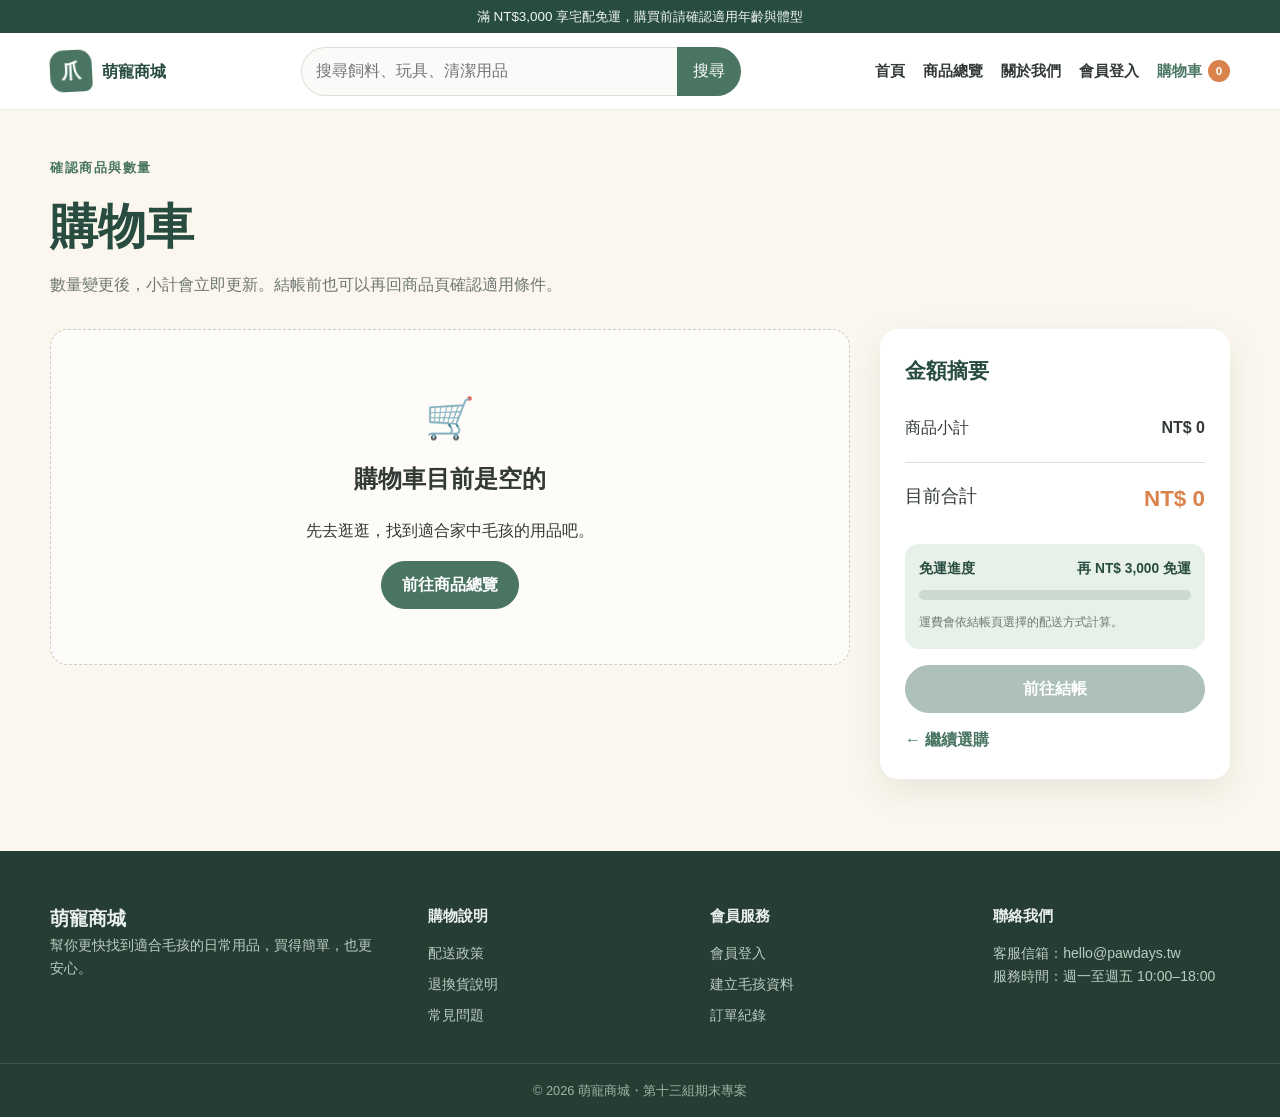
<file: cart.html>
<!DOCTYPE html>
<html lang="zh-Hant">
<head>
    <meta charset="UTF-8">
    <meta name="viewport" content="width=device-width, initial-scale=1.0">
    <title>購物車｜萌寵商城</title>
    <link rel="stylesheet" href="css/style.css">
</head>
<body>
    <div class="top-note">滿 NT$3,000 享宅配免運，購買前請確認適用年齡與體型</div>
    <header class="site-header">
        <div class="container header-inner">
            <a class="brand" href="index.html"><span class="brand-mark">爪</span><span class="brand-copy">萌寵商城</span></a>
            <form class="global-search-form" role="search"><input type="search" placeholder="搜尋飼料、玩具、清潔用品" aria-label="搜尋商品"><button type="submit">搜尋</button></form>
            <button class="menu-toggle" type="button" aria-label="開啟導覽選單" aria-expanded="false">☰</button>
            <nav class="nav-links" aria-label="主要導覽">
                <a href="index.html">首頁</a><a href="products.html">商品總覽</a><a href="about.html">關於我們</a><a data-member-link href="login.html">會員登入</a><a class="cart-link active" href="cart.html">購物車 <span class="cart-count" data-cart-count>0</span></a>
            </nav>
        </div>
    </header>

    <main class="page-main">
        <div class="container">
            <div class="page-header"><span class="eyebrow">確認商品與數量</span><h1>購物車</h1><p>數量變更後，小計會立即更新。結帳前也可以再回商品頁確認適用條件。</p></div>
            <div class="cart-layout">
                <section class="cart-list" id="cart-items-container"></section>
                <aside class="summary-card">
                    <h2>金額摘要</h2>
                    <div class="summary-line"><span>商品小計</span><strong>NT$ <span id="cart-subtotal">0</span></strong></div>
                    <div class="summary-line total"><span>目前合計</span><strong>NT$ <span id="cart-total">0</span></strong></div>
                    <div class="shipping-progress" aria-label="免運進度">
                        <div class="shipping-progress-head">
                            <span>免運進度</span>
                            <strong id="shipping-progress-text">滿 NT$3,000 免運</strong>
                        </div>
                        <div class="shipping-progress-track"><span id="shipping-progress-bar"></span></div>
                        <small>運費會依結帳頁選擇的配送方式計算。</small>
                    </div>
                    <a class="btn btn-block" id="go-checkout" href="checkout.html">前往結帳</a>
                    <a class="text-link" href="products.html">← 繼續選購</a>
                </aside>
            </div>
        </div>
    </main>

    <footer class="site-footer">
        <div class="container footer-grid">
            <div><div class="footer-brand">萌寵商城</div><p>幫你更快找到適合毛孩的日常用品，買得簡單，也更安心。</p></div>
            <div><h3>購物說明</h3><div class="footer-links"><a href="about.html#delivery">配送政策</a><a href="about.html#return-policy">退換貨說明</a><a href="about.html#faq">常見問題</a></div></div>
            <div><h3>會員服務</h3><div class="footer-links"><a href="login.html">會員登入</a><a href="register.html">建立毛孩資料</a><a href="member.html">訂單紀錄</a></div></div>
            <div><h3>聯絡我們</h3><p>客服信箱：hello@pawdays.tw<br>服務時間：週一至週五 10:00–18:00</p></div>
        </div>
        <div class="footer-bottom">© 2026 萌寵商城・第十三組期末專案</div>
    </footer>
    <script src="js/main.js"></script>
</body>
</html>
</file>
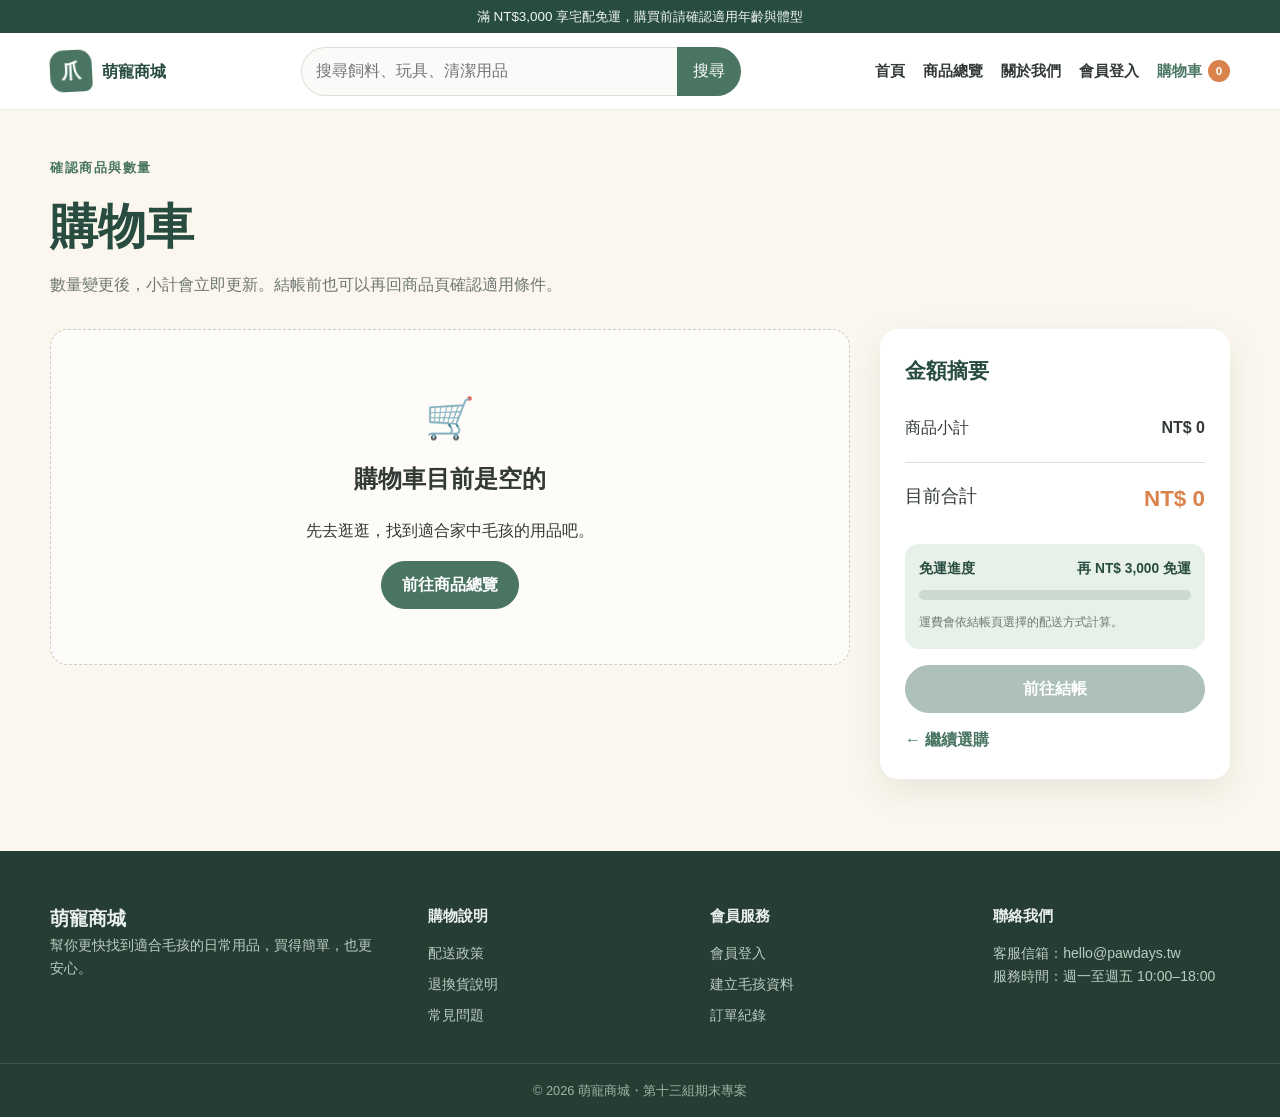
<file: checkout.html>
<!DOCTYPE html>
<html lang="zh-Hant">
<head>
    <meta charset="UTF-8">
    <meta name="viewport" content="width=device-width, initial-scale=1.0">
    <title>結帳｜萌寵商城</title>
    <link rel="stylesheet" href="css/style.css">
</head>
<body>
    <div class="top-note">滿 NT$3,000 享宅配免運，購買前請確認適用年齡與體型</div>
    <header class="site-header">
        <div class="container header-inner">
            <a class="brand" href="index.html"><span class="brand-mark">爪</span><span class="brand-copy">萌寵商城</span></a>
            <form class="global-search-form" role="search"><input type="search" placeholder="搜尋飼料、玩具、清潔用品" aria-label="搜尋商品"><button type="submit">搜尋</button></form>
            <button class="menu-toggle" type="button" aria-label="開啟導覽選單" aria-expanded="false">☰</button>
            <nav class="nav-links" aria-label="主要導覽"><a href="index.html">首頁</a><a href="products.html">商品總覽</a><a href="about.html">關於我們</a><a data-member-link href="login.html">會員登入</a><a class="cart-link active" href="cart.html">購物車 <span class="cart-count" data-cart-count>0</span></a></nav>
        </div>
    </header>
    <main class="page-main">
        <div class="container">
            <div class="page-header"><span class="eyebrow">最後確認</span><h1>結帳資料</h1><p>送出訂單前請確認收件資料、配送方式與付款方式，完成後可在會員中心查看訂單紀錄。</p></div>
            <div class="checkout-layout">
                <form class="checkout-form-card" id="checkout-form">
                    <h2>收件資料</h2>
                    <div class="form-row">
                        <div class="form-group"><label for="receiver-name">收件人姓名</label><input id="receiver-name" type="text" required></div>
                        <div class="form-group"><label for="receiver-phone">電話</label><input id="receiver-phone" type="tel" required></div>
                    </div>
                    <div class="form-group"><label for="receiver-email">電子信箱</label><input id="receiver-email" type="email" required></div>
                    <div class="form-group"><label for="receiver-address">地址</label><input id="receiver-address" type="text" required></div>
                    <h2>配送與付款</h2>
                    <div class="form-row">
                        <div class="form-group"><label for="shipping-method">配送方式</label><select id="shipping-method"><option value="home">宅配（NT$100）</option><option value="store">超商取貨（NT$65）</option></select></div>
                        <div class="form-group"><label for="payment-method">付款方式</label><select id="payment-method"><option value="信用卡">信用卡</option><option value="貨到付款">貨到付款</option></select></div>
                    </div>
                    <div class="credit-fields" id="credit-card-fields">
                        <div class="form-group"><label for="card-number">信用卡號</label><input id="card-number" type="text" inputmode="numeric" placeholder="0000 0000 0000 0000" required></div>
                        <div class="form-row"><div class="form-group"><label for="card-expiry">有效期限</label><input id="card-expiry" type="text" placeholder="MM/YY" required></div><div class="form-group"><label for="card-cvc">安全碼</label><input id="card-cvc" type="text" inputmode="numeric" placeholder="CVC" required></div></div>
                    </div>
                    <button class="btn btn-block" type="submit">確認送出訂單</button>
                </form>
                <aside class="summary-card">
                    <h2>訂單摘要</h2>
                    <div id="checkout-items"></div>
                    <div class="summary-line"><span>商品小計</span><strong>NT$ <span id="checkout-subtotal">0</span></strong></div>
                    <div class="summary-line"><span>運費</span><strong>NT$ <span id="checkout-shipping">0</span></strong></div>
                    <div class="summary-line total"><span>總金額</span><strong>NT$ <span id="checkout-total">0</span></strong></div>
                </aside>
            </div>
        </div>
    </main>
    <footer class="site-footer">
        <div class="container footer-grid">
            <div><div class="footer-brand">萌寵商城</div><p>幫你更快找到適合毛孩的日常用品，買得簡單，也更安心。</p></div>
            <div><h3>購物說明</h3><div class="footer-links"><a href="about.html#delivery">配送政策</a><a href="about.html#return-policy">退換貨說明</a><a href="about.html#faq">常見問題</a></div></div>
            <div><h3>會員服務</h3><div class="footer-links"><a href="login.html">會員登入</a><a href="register.html">建立毛孩資料</a><a href="member.html">訂單紀錄</a></div></div>
            <div><h3>聯絡我們</h3><p>客服信箱：hello@pawdays.tw<br>服務時間：週一至週五 10:00–18:00</p></div>
        </div>
        <div class="footer-bottom">© 2026 萌寵商城・第十三組期末專案</div>
    </footer>
    <script src="js/main.js"></script>
</body>
</html>
</file>
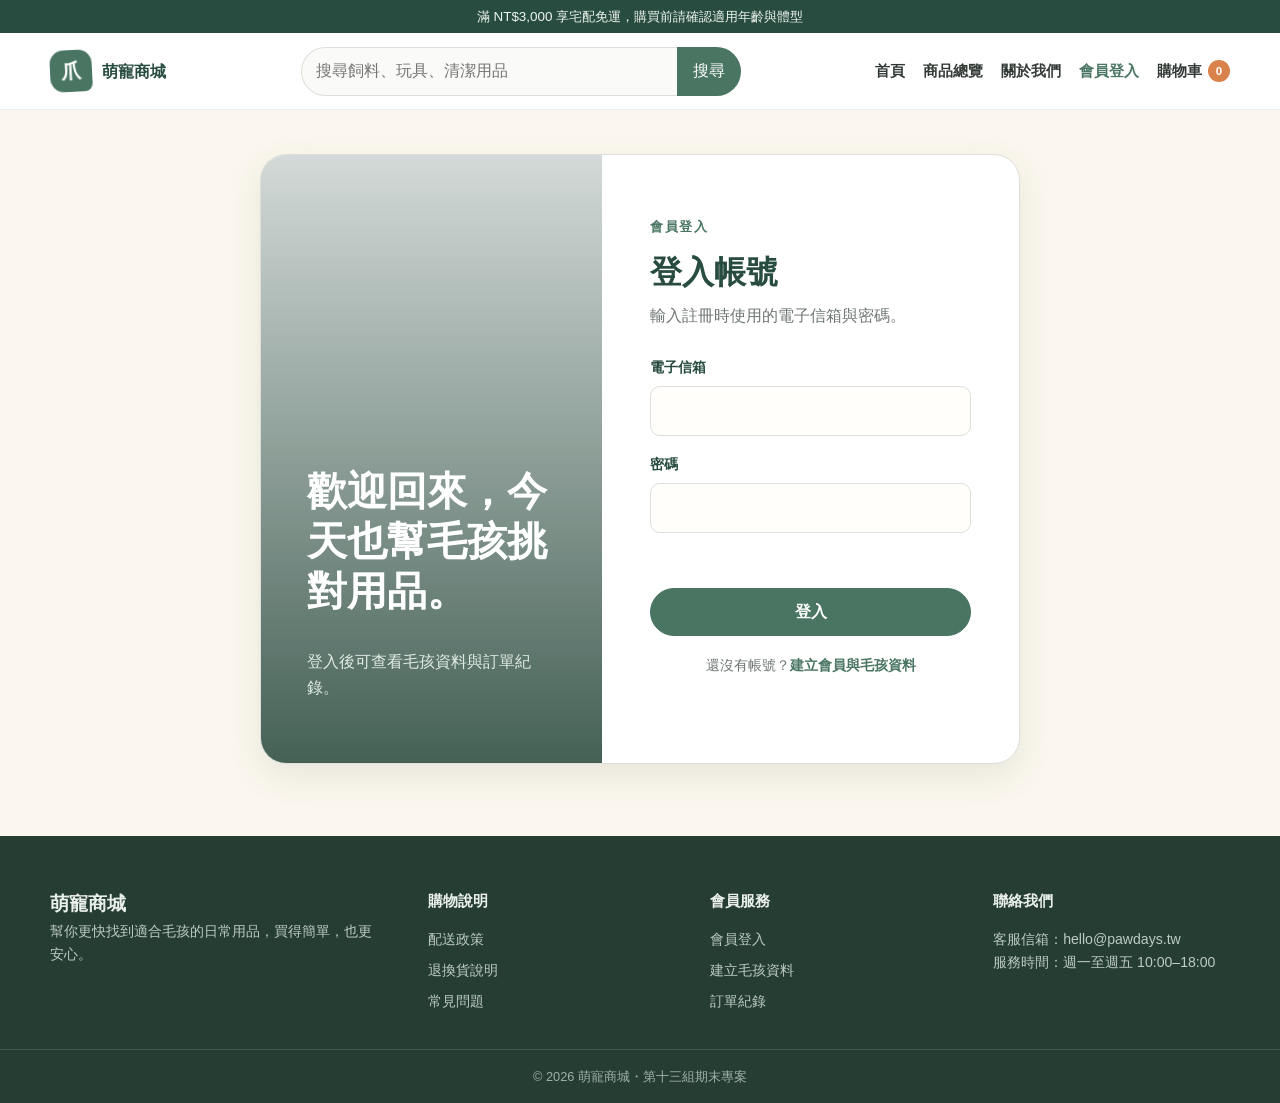
<file: login.html>
<!DOCTYPE html>
<html lang="zh-Hant">
<head>
    <meta charset="UTF-8">
    <meta name="viewport" content="width=device-width, initial-scale=1.0">
    <title>會員登入｜萌寵商城</title>
    <link rel="stylesheet" href="css/style.css">
</head>
<body>
    <div class="top-note">滿 NT$3,000 享宅配免運，購買前請確認適用年齡與體型</div>
    <header class="site-header">
        <div class="container header-inner">
            <a class="brand" href="index.html"><span class="brand-mark">爪</span><span class="brand-copy">萌寵商城</span></a>
            <form class="global-search-form" role="search"><input type="search" placeholder="搜尋飼料、玩具、清潔用品" aria-label="搜尋商品"><button type="submit">搜尋</button></form>
            <button class="menu-toggle" type="button" aria-label="開啟導覽選單" aria-expanded="false">☰</button>
            <nav class="nav-links" aria-label="主要導覽"><a href="index.html">首頁</a><a href="products.html">商品總覽</a><a href="about.html">關於我們</a><a class="active" data-member-link href="login.html">會員登入</a><a class="cart-link" href="cart.html">購物車 <span class="cart-count" data-cart-count>0</span></a></nav>
        </div>
    </header>
    <main class="page-main">
        <div class="narrow-container form-shell auth-layout">
            <section class="auth-side"><h1>歡迎回來，今天也幫毛孩挑對用品。</h1><p>登入後可查看毛孩資料與訂單紀錄。</p></section>
            <section class="auth-form">
                <span class="eyebrow">會員登入</span><h2>登入帳號</h2><p>輸入註冊時使用的電子信箱與密碼。</p>
                <form id="login-form">
                    <div class="form-group"><label for="login-email">電子信箱</label><input id="login-email" type="email" autocomplete="email" required></div>
                    <div class="form-group"><label for="login-password">密碼</label><input id="login-password" type="password" autocomplete="current-password" required></div>
                    <p class="form-message" id="login-message"></p>
                    <button class="btn btn-block" type="submit">登入</button>
                </form>
                <p class="auth-switch">還沒有帳號？<a class="text-link" href="register.html">建立會員與毛孩資料</a></p>
            </section>
        </div>
    </main>
    <footer class="site-footer">
        <div class="container footer-grid">
            <div><div class="footer-brand">萌寵商城</div><p>幫你更快找到適合毛孩的日常用品，買得簡單，也更安心。</p></div>
            <div><h3>購物說明</h3><div class="footer-links"><a href="about.html#delivery">配送政策</a><a href="about.html#return-policy">退換貨說明</a><a href="about.html#faq">常見問題</a></div></div>
            <div><h3>會員服務</h3><div class="footer-links"><a href="login.html">會員登入</a><a href="register.html">建立毛孩資料</a><a href="member.html">訂單紀錄</a></div></div>
            <div><h3>聯絡我們</h3><p>客服信箱：hello@pawdays.tw<br>服務時間：週一至週五 10:00–18:00</p></div>
        </div>
        <div class="footer-bottom">© 2026 萌寵商城・第十三組期末專案</div>
    </footer>
    <script src="js/main.js"></script>
    <script src="js/member.js"></script>
</body>
</html>
</file>
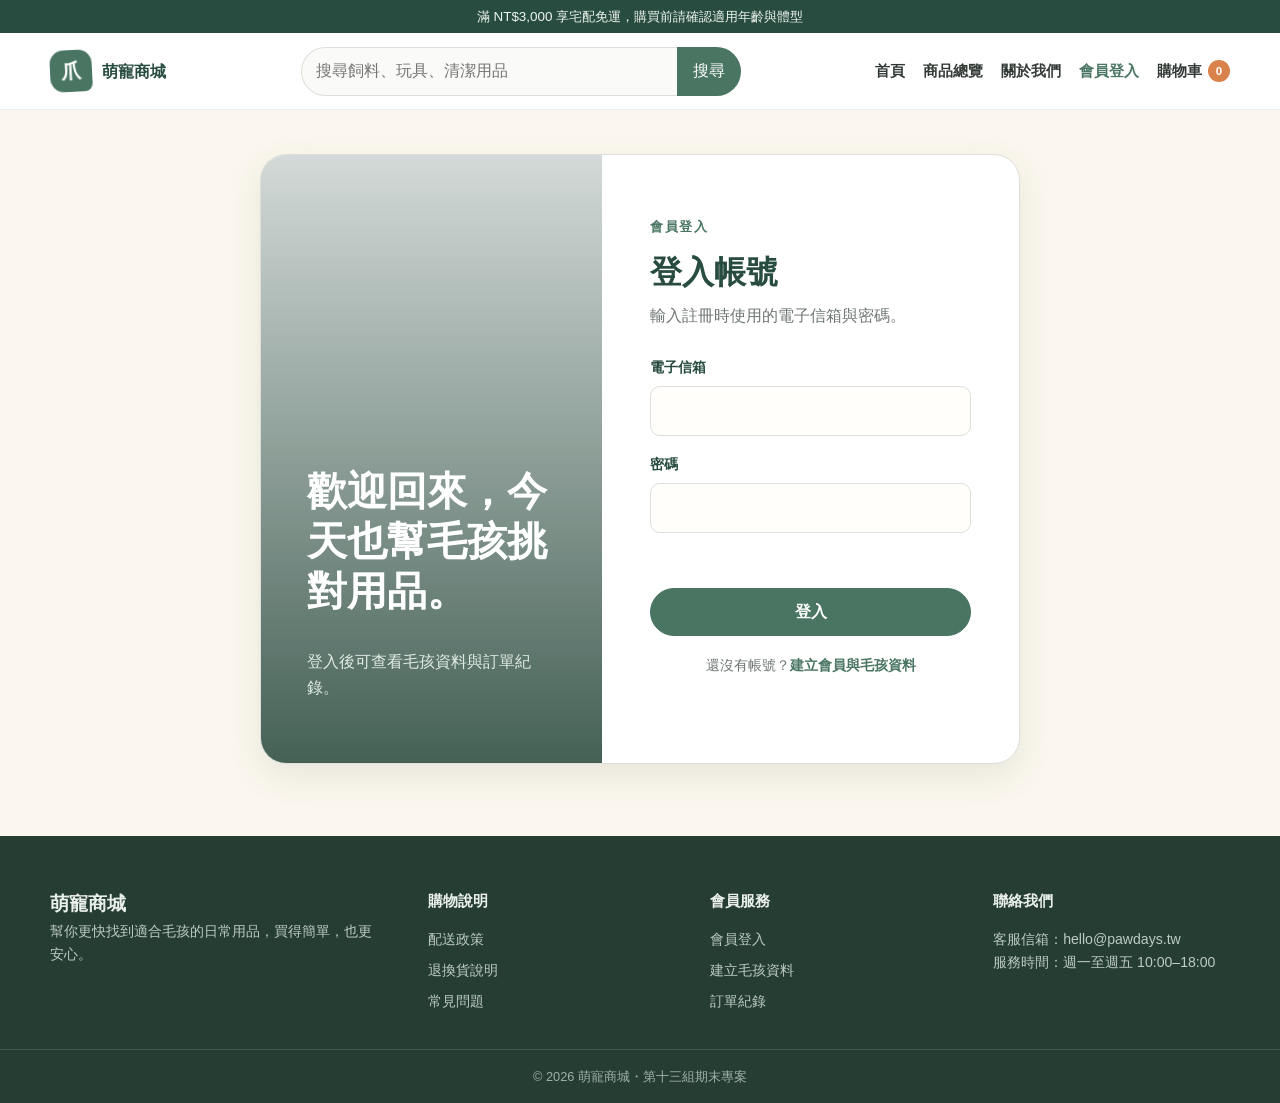
<file: member.html>
<!DOCTYPE html>
<html lang="zh-Hant">
<head>
    <meta charset="UTF-8">
    <meta name="viewport" content="width=device-width, initial-scale=1.0">
    <title>會員中心｜萌寵商城</title>
    <link rel="stylesheet" href="css/style.css">
</head>
<body>
    <div class="top-note">滿 NT$3,000 享宅配免運，購買前請確認適用年齡與體型</div>
    <header class="site-header">
        <div class="container header-inner">
            <a class="brand" href="index.html"><span class="brand-mark">爪</span><span class="brand-copy">萌寵商城</span></a>
            <form class="global-search-form" role="search"><input type="search" placeholder="搜尋飼料、玩具、清潔用品" aria-label="搜尋商品"><button type="submit">搜尋</button></form>
            <button class="menu-toggle" type="button" aria-label="開啟導覽選單" aria-expanded="false">☰</button>
            <nav class="nav-links" aria-label="主要導覽">
                <a href="index.html">首頁</a><a href="products.html">商品總覽</a><a href="about.html">關於我們</a><a class="active" data-member-link href="member.html">會員中心</a><a class="cart-link" href="cart.html">購物車 <span class="cart-count" data-cart-count>0</span></a>
            </nav>
        </div>
    </header>

    <main class="page-main" id="member-dashboard">
        <div class="container">
            <section class="member-hero">
                <div><span class="eyebrow">會員中心</span><h1>您好，<span id="member-name"></span></h1><p id="member-email"></p></div>
                <button class="btn btn-secondary" id="logout-button" type="button">登出</button>
            </section>
            <div class="member-grid">
                <section class="member-card">
                    <h2>我的寵物資料</h2>
                    <form id="pet-edit-form">
                        <div class="form-row">
                            <div class="form-group"><label for="edit-pet-type">寵物種類</label><select id="edit-pet-type" required><option value="狗">狗</option><option value="貓">貓</option><option value="倉鼠">倉鼠</option><option value="兔子">兔子</option></select></div>
                            <div class="form-group"><label for="edit-pet-breed">品種</label><input id="edit-pet-breed" type="text" placeholder="例如：米克斯"></div>
                        </div>
                        <div class="form-row">
                            <div class="form-group"><label for="edit-pet-age">年齡階段</label><select id="edit-pet-age" required><option value="幼年">幼年</option><option value="成年">成年</option><option value="高齡">高齡</option></select></div>
                            <div class="form-group"><label for="edit-pet-size">體型</label><select id="edit-pet-size" required><option value="小型">小型</option><option value="中型">中型</option><option value="大型">大型</option></select></div>
                        </div>
                        <div class="form-group">
                            <span class="form-label">健康需求</span>
                            <div class="checkbox-grid">
                                <label class="check-chip"><input type="checkbox" name="edit-health" value="腸胃敏感"><span>腸胃敏感</span></label>
                                <label class="check-chip"><input type="checkbox" name="edit-health" value="皮毛保養"><span>皮毛保養</span></label>
                                <label class="check-chip"><input type="checkbox" name="edit-health" value="關節保養"><span>關節保養</span></label>
                                <label class="check-chip"><input type="checkbox" name="edit-health" value="體重管理"><span>體重管理</span></label>
                            </div>
                        </div>
                        <div class="form-group"><label for="edit-allergy">過敏資訊</label><input id="edit-allergy" type="text" placeholder="例如：雞肉、魚類；沒有則可留空"></div>
                        <p class="form-message" id="pet-edit-message"></p>
                        <button class="btn" type="submit">儲存資料</button>
                    </form>
                </section>
                <section class="member-card">
                    <h2>最近訂單</h2>
                    <div id="member-order-list"></div>
                </section>
                <section class="member-card">
                    <h2>我的評價紀錄</h2>
                    <div id="member-review-list"></div>
                </section>
            </div>
        </div>
    </main>

    <footer class="site-footer">
        <div class="container footer-grid">
            <div><div class="footer-brand">萌寵商城</div><p>幫你更快找到適合毛孩的日常用品，買得簡單，也更安心。</p></div>
            <div><h3>購物說明</h3><div class="footer-links"><a href="about.html#delivery">配送政策</a><a href="about.html#return-policy">退換貨說明</a><a href="about.html#faq">常見問題</a></div></div>
            <div><h3>會員服務</h3><div class="footer-links"><a href="login.html">會員登入</a><a href="register.html">建立毛孩資料</a><a href="member.html">訂單紀錄</a></div></div>
            <div><h3>聯絡我們</h3><p>客服信箱：hello@pawdays.tw<br>服務時間：週一至週五 10:00–18:00</p></div>
        </div>
        <div class="footer-bottom">© 2026 萌寵商城・第十三組期末專案</div>
    </footer>
    <script src="js/main.js"></script>
    <script src="js/member.js"></script>
</body>
</html>
</file>
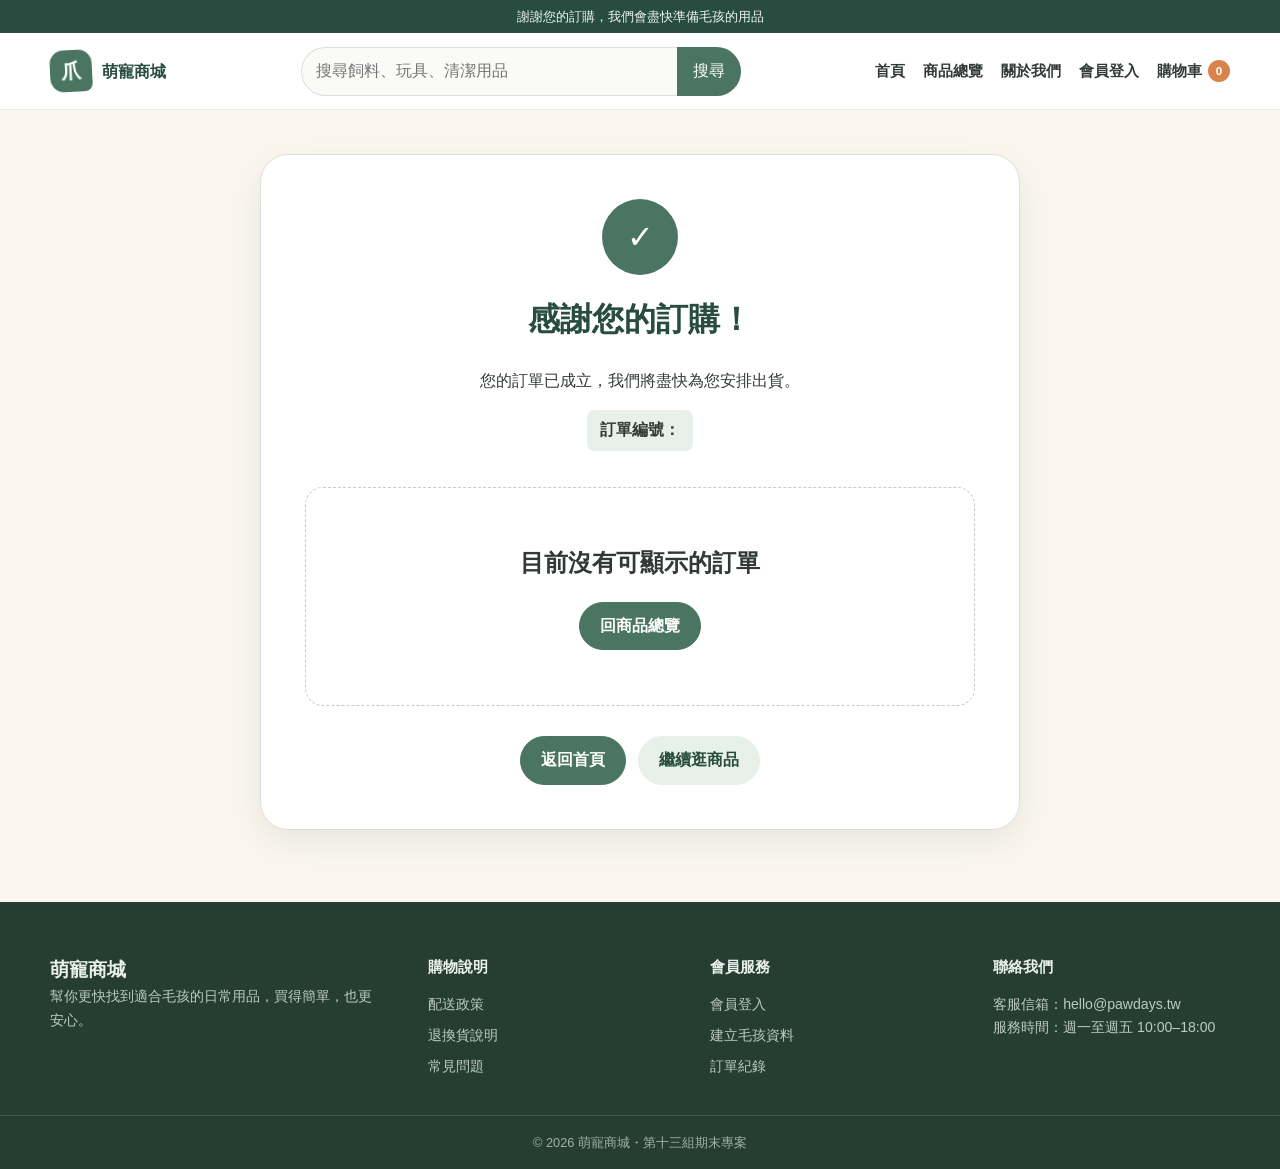
<file: order-success.html>
<!DOCTYPE html>
<html lang="zh-Hant">
<head>
    <meta charset="UTF-8">
    <meta name="viewport" content="width=device-width, initial-scale=1.0">
    <title>訂單成立｜萌寵商城</title>
    <link rel="stylesheet" href="css/style.css">
</head>
<body>
    <div class="top-note">謝謝您的訂購，我們會盡快準備毛孩的用品</div>
    <header class="site-header">
        <div class="container header-inner">
            <a class="brand" href="index.html"><span class="brand-mark">爪</span><span class="brand-copy">萌寵商城</span></a>
            <form class="global-search-form" role="search"><input type="search" placeholder="搜尋飼料、玩具、清潔用品" aria-label="搜尋商品"><button type="submit">搜尋</button></form>
            <button class="menu-toggle" type="button" aria-label="開啟導覽選單" aria-expanded="false">☰</button>
            <nav class="nav-links" aria-label="主要導覽"><a href="index.html">首頁</a><a href="products.html">商品總覽</a><a href="about.html">關於我們</a><a data-member-link href="login.html">會員登入</a><a class="cart-link" href="cart.html">購物車 <span class="cart-count" data-cart-count>0</span></a></nav>
        </div>
    </header>
    <main class="page-main">
        <div class="narrow-container success-card">
            <div class="success-heading">
                <div class="success-icon">✓</div>
                <h1>感謝您的訂購！</h1>
                <p>您的訂單已成立，我們將盡快為您安排出貨。</p>
                <span class="order-number">訂單編號：<span id="success-order-id"></span></span>
            </div>
            <div id="order-success-detail"></div>
            <div class="success-actions"><a class="btn" href="index.html">返回首頁</a><a class="btn btn-secondary" href="products.html">繼續逛商品</a></div>
        </div>
    </main>
    <footer class="site-footer">
        <div class="container footer-grid">
            <div><div class="footer-brand">萌寵商城</div><p>幫你更快找到適合毛孩的日常用品，買得簡單，也更安心。</p></div>
            <div><h3>購物說明</h3><div class="footer-links"><a href="about.html#delivery">配送政策</a><a href="about.html#return-policy">退換貨說明</a><a href="about.html#faq">常見問題</a></div></div>
            <div><h3>會員服務</h3><div class="footer-links"><a href="login.html">會員登入</a><a href="register.html">建立毛孩資料</a><a href="member.html">訂單紀錄</a></div></div>
            <div><h3>聯絡我們</h3><p>客服信箱：hello@pawdays.tw<br>服務時間：週一至週五 10:00–18:00</p></div>
        </div>
        <div class="footer-bottom">© 2026 萌寵商城・第十三組期末專案</div>
    </footer>
    <script src="js/main.js"></script>
</body>
</html>
</file>
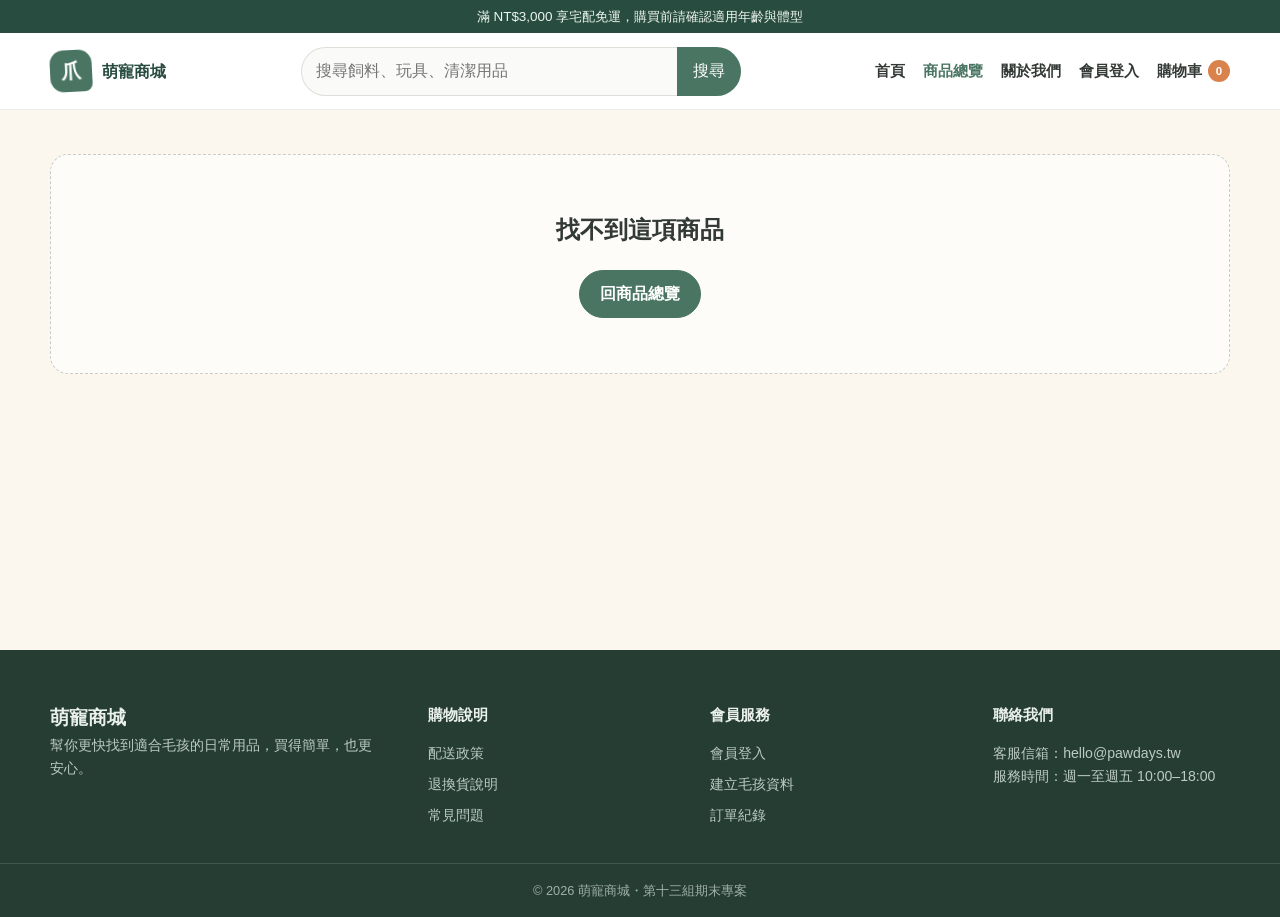
<file: product.html>
<!DOCTYPE html>
<html lang="zh-Hant">
<head>
    <meta charset="UTF-8">
    <meta name="viewport" content="width=device-width, initial-scale=1.0">
    <title>商品詳細｜萌寵商城</title>
    <link rel="stylesheet" href="css/style.css">
</head>
<body>
    <div class="top-note">滿 NT$3,000 享宅配免運，購買前請確認適用年齡與體型</div>
    <header class="site-header">
        <div class="container header-inner">
            <a class="brand" href="index.html"><span class="brand-mark">爪</span><span class="brand-copy">萌寵商城</span></a>
            <form class="global-search-form" role="search"><input type="search" placeholder="搜尋飼料、玩具、清潔用品" aria-label="搜尋商品"><button type="submit">搜尋</button></form>
            <button class="menu-toggle" type="button" aria-label="開啟導覽選單" aria-expanded="false">☰</button>
            <nav class="nav-links" aria-label="主要導覽"><a href="index.html">首頁</a><a class="active" href="products.html">商品總覽</a><a href="about.html">關於我們</a><a data-member-link href="login.html">會員登入</a><a class="cart-link" href="cart.html">購物車 <span class="cart-count" data-cart-count>0</span></a></nav>
        </div>
    </header>
    <main class="page-main"><div class="container" id="product-detail"></div></main>
    <footer class="site-footer">
        <div class="container footer-grid">
            <div><div class="footer-brand">萌寵商城</div><p>幫你更快找到適合毛孩的日常用品，買得簡單，也更安心。</p></div>
            <div><h3>購物說明</h3><div class="footer-links"><a href="about.html#delivery">配送政策</a><a href="about.html#return-policy">退換貨說明</a><a href="about.html#faq">常見問題</a></div></div>
            <div><h3>會員服務</h3><div class="footer-links"><a href="login.html">會員登入</a><a href="register.html">建立毛孩資料</a><a href="member.html">訂單紀錄</a></div></div>
            <div><h3>聯絡我們</h3><p>客服信箱：hello@pawdays.tw<br>服務時間：週一至週五 10:00–18:00</p></div>
        </div>
        <div class="footer-bottom">© 2026 萌寵商城・第十三組期末專案</div>
    </footer>
    <script src="js/main.js"></script>
</body>
</html>
</file>
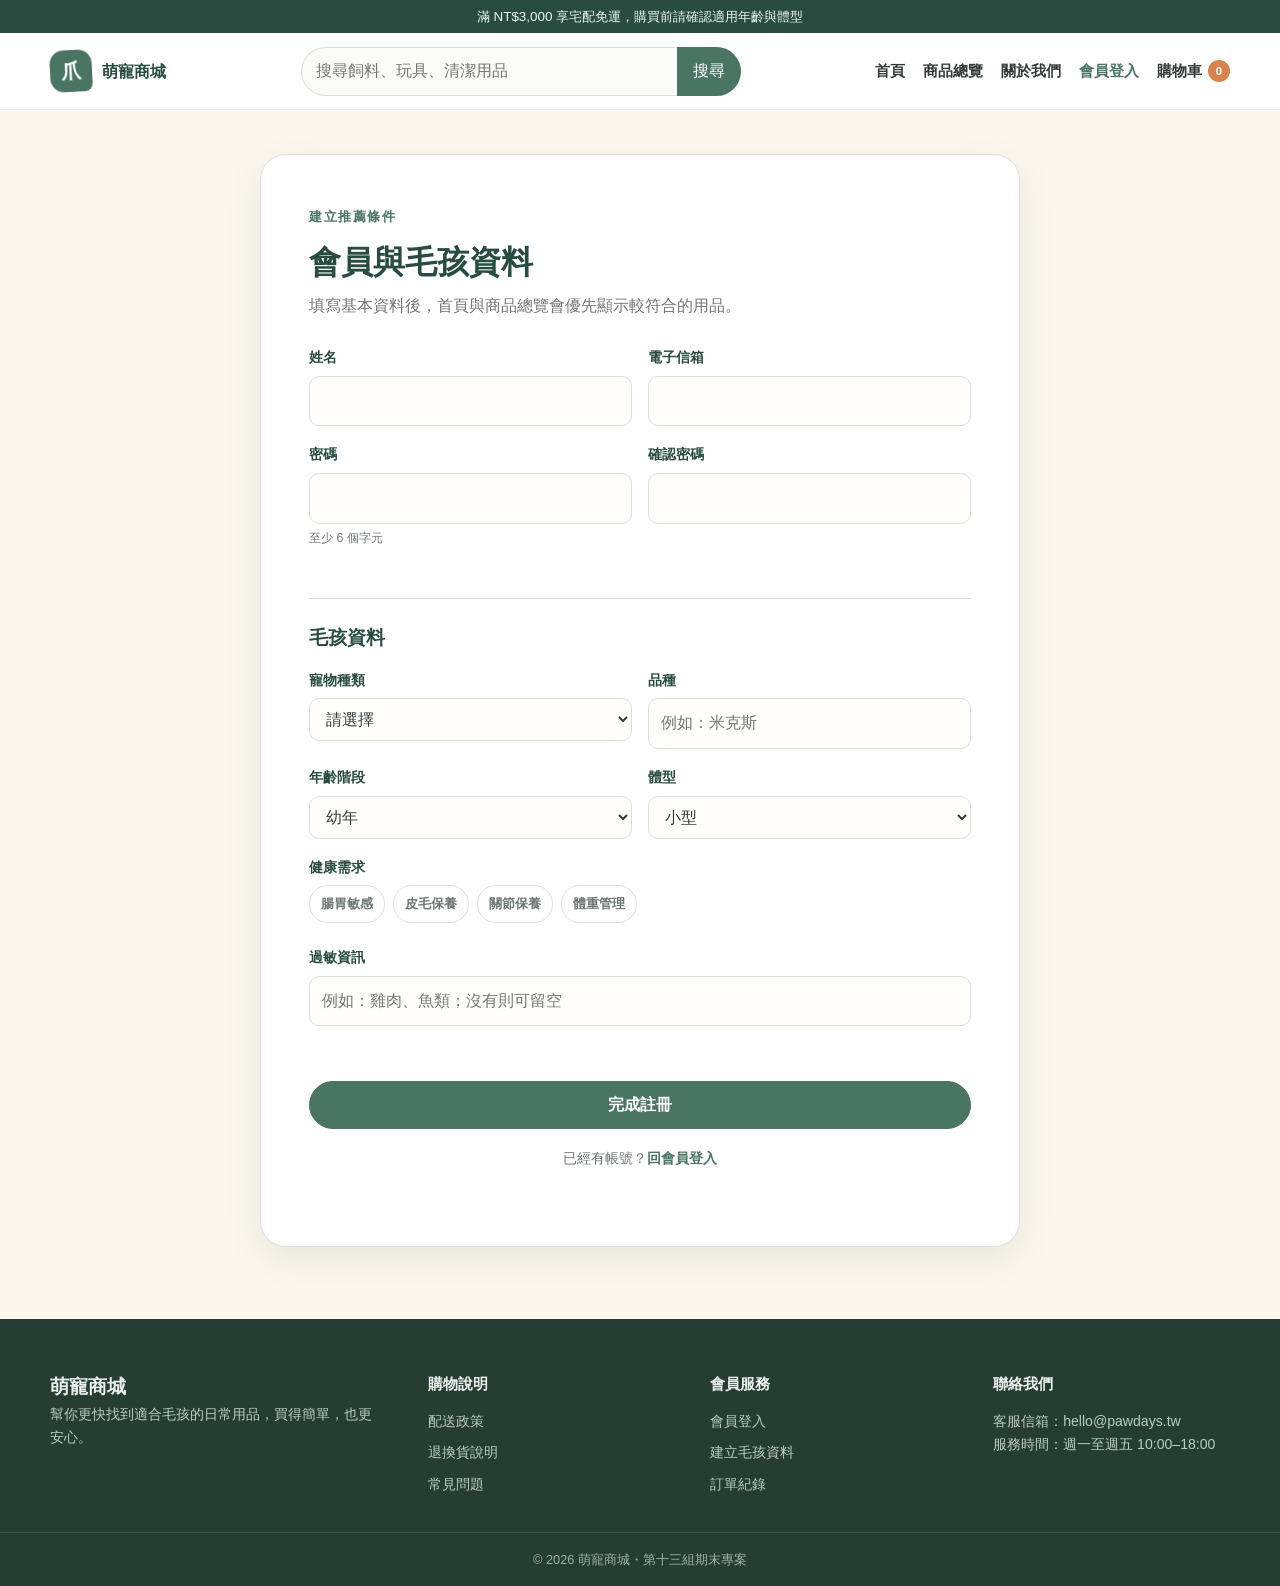
<file: register.html>
<!DOCTYPE html>
<html lang="zh-Hant">
<head>
    <meta charset="UTF-8">
    <meta name="viewport" content="width=device-width, initial-scale=1.0">
    <title>會員註冊｜萌寵商城</title>
    <link rel="stylesheet" href="css/style.css">
</head>
<body>
    <div class="top-note">滿 NT$3,000 享宅配免運，購買前請確認適用年齡與體型</div>
    <header class="site-header">
        <div class="container header-inner">
            <a class="brand" href="index.html"><span class="brand-mark">爪</span><span class="brand-copy">萌寵商城</span></a>
            <form class="global-search-form" role="search"><input type="search" placeholder="搜尋飼料、玩具、清潔用品" aria-label="搜尋商品"><button type="submit">搜尋</button></form>
            <button class="menu-toggle" type="button" aria-label="開啟導覽選單" aria-expanded="false">☰</button>
            <nav class="nav-links" aria-label="主要導覽"><a href="index.html">首頁</a><a href="products.html">商品總覽</a><a href="about.html">關於我們</a><a class="active" data-member-link href="login.html">會員登入</a><a class="cart-link" href="cart.html">購物車 <span class="cart-count" data-cart-count>0</span></a></nav>
        </div>
    </header>
    <main class="page-main">
        <div class="narrow-container form-shell">
            <section class="auth-form">
                <span class="eyebrow">建立推薦條件</span><h2>會員與毛孩資料</h2><p>填寫基本資料後，首頁與商品總覽會優先顯示較符合的用品。</p>
                <form id="register-form">
                    <div class="form-row">
                        <div class="form-group"><label for="register-name">姓名</label><input id="register-name" type="text" required></div>
                        <div class="form-group"><label for="register-email">電子信箱</label><input id="register-email" type="email" required></div>
                    </div>
                    <div class="form-row">
                        <div class="form-group"><label for="register-password">密碼</label><input id="register-password" type="password" minlength="6" required><small class="form-help">至少 6 個字元</small></div>
                        <div class="form-group"><label for="register-password-confirm">確認密碼</label><input id="register-password-confirm" type="password" minlength="6" required></div>
                    </div>
                    <h3 class="form-section-title">毛孩資料</h3>
                    <div class="form-row">
                        <div class="form-group"><label for="register-pet-type">寵物種類</label><select id="register-pet-type" required><option value="">請選擇</option><option value="狗">狗</option><option value="貓">貓</option><option value="倉鼠">倉鼠</option><option value="兔子">兔子</option></select></div>
                        <div class="form-group"><label for="register-pet-breed">品種</label><input id="register-pet-breed" type="text" placeholder="例如：米克斯"></div>
                    </div>
                    <div class="form-row">
                        <div class="form-group"><label for="register-pet-age">年齡階段</label><select id="register-pet-age" required><option value="幼年">幼年</option><option value="成年">成年</option><option value="高齡">高齡</option></select></div>
                        <div class="form-group"><label for="register-pet-size">體型</label><select id="register-pet-size" required><option value="小型">小型</option><option value="中型">中型</option><option value="大型">大型</option></select></div>
                    </div>
                    <div class="form-group">
                        <span class="form-label">健康需求</span>
                        <div class="checkbox-grid">
                            <label class="check-chip"><input type="checkbox" name="health" value="腸胃敏感"><span>腸胃敏感</span></label>
                            <label class="check-chip"><input type="checkbox" name="health" value="皮毛保養"><span>皮毛保養</span></label>
                            <label class="check-chip"><input type="checkbox" name="health" value="關節保養"><span>關節保養</span></label>
                            <label class="check-chip"><input type="checkbox" name="health" value="體重管理"><span>體重管理</span></label>
                        </div>
                    </div>
                    <div class="form-group"><label for="register-allergy">過敏資訊</label><input id="register-allergy" type="text" placeholder="例如：雞肉、魚類；沒有則可留空"></div>
                    <p class="form-message" id="register-message"></p>
                    <button class="btn btn-block" type="submit">完成註冊</button>
                </form>
                <p class="auth-switch">已經有帳號？<a class="text-link" href="login.html">回會員登入</a></p>
            </section>
        </div>
    </main>
    <footer class="site-footer">
        <div class="container footer-grid">
            <div><div class="footer-brand">萌寵商城</div><p>幫你更快找到適合毛孩的日常用品，買得簡單，也更安心。</p></div>
            <div><h3>購物說明</h3><div class="footer-links"><a href="about.html#delivery">配送政策</a><a href="about.html#return-policy">退換貨說明</a><a href="about.html#faq">常見問題</a></div></div>
            <div><h3>會員服務</h3><div class="footer-links"><a href="login.html">會員登入</a><a href="register.html">建立毛孩資料</a><a href="member.html">訂單紀錄</a></div></div>
            <div><h3>聯絡我們</h3><p>客服信箱：hello@pawdays.tw<br>服務時間：週一至週五 10:00–18:00</p></div>
        </div>
        <div class="footer-bottom">© 2026 萌寵商城・第十三組期末專案</div>
    </footer>
    <script src="js/main.js"></script>
    <script src="js/member.js"></script>
</body>
</html>
</file>
<file: css/style.css>
:root {
    --green-900: #284c3f;
    --green-700: #497562;
    --green-500: #78a78c;
    --green-100: #e7f0e9;
    --cream: #fbf7ee;
    --beige: #efe5d2;
    --brown: #7a5c45;
    --orange: #d9824b;
    --red: #b9594d;
    --ink: #333a36;
    --muted: #6f7772;
    --white: #ffffff;
    --border: #dedfd8;
    --shadow: 0 12px 34px rgba(61, 81, 70, 0.1);
    --radius: 18px;
}

* { box-sizing: border-box; }
html { scroll-behavior: smooth; }
body {
    display: flex;
    min-height: 100vh;
    flex-direction: column;
    margin: 0;
    color: var(--ink);
    background: var(--cream);
    font-family: "Noto Sans TC", "PingFang TC", "Microsoft JhengHei", sans-serif;
    line-height: 1.65;
}
main { flex: 1 0 auto; }
img { display: block; max-width: 100%; }
a { color: inherit; text-decoration: none; }
button, input, select, textarea { font: inherit; }
button { cursor: pointer; }
h1, h2, h3, p { margin-top: 0; }

.container { width: min(1180px, calc(100% - 40px)); margin-inline: auto; }
.narrow-container { width: min(760px, calc(100% - 40px)); margin-inline: auto; }
.page-main { min-height: 60vh; padding-block: 44px 72px; }
.page-header { margin-bottom: 30px; }
.page-header h1 { margin-bottom: 6px; font-size: clamp(2rem, 4vw, 3rem); color: var(--green-900); }
.page-header p { color: var(--muted); }
.eyebrow {
    display: inline-block;
    margin-bottom: 8px;
    color: var(--green-700);
    font-size: 0.82rem;
    font-weight: 800;
    letter-spacing: 0.12em;
}
.lead { color: #515954; font-size: 1.05rem; }
.full-span { grid-column: 1 / -1; }

.top-note {
    padding: 7px 20px;
    color: #eef6f0;
    background: var(--green-900);
    text-align: center;
    font-size: 0.84rem;
    line-height: 1.45;
}
.site-header {
    position: sticky;
    z-index: 100;
    top: 0;
    border-bottom: 1px solid rgba(73, 117, 98, 0.12);
    background: rgba(255, 255, 255, 0.96);
    backdrop-filter: blur(12px);
}
.header-inner {
    display: grid;
    grid-template-columns: auto minmax(220px, 1fr) auto;
    gap: 28px;
    align-items: center;
    min-height: 76px;
}
.brand { display: flex; gap: 10px; align-items: center; color: var(--green-900); font-weight: 900; }
.brand-mark {
    display: grid;
    width: 42px;
    height: 42px;
    place-items: center;
    border-radius: 14px 14px 8px;
    color: var(--white);
    background: var(--green-700);
    font-size: 1.25rem;
    transform: rotate(-3deg);
}
.brand-copy { line-height: 1.1; }
.brand-copy small { display: block; margin-top: 4px; color: var(--muted); font-size: 0.63rem; font-weight: 500; letter-spacing: 0.08em; }
.global-search-form { display: flex; max-width: 440px; justify-self: center; width: 100%; }
.global-search-form input {
    min-width: 0;
    flex: 1;
    padding: 10px 14px;
    border: 1px solid var(--border);
    border-right: 0;
    border-radius: 999px 0 0 999px;
    background: #fafbf8;
    outline: none;
}
.global-search-form input:focus { border-color: var(--green-500); box-shadow: inset 0 0 0 1px var(--green-500); }
.global-search-form button {
    padding: 10px 16px;
    border: 0;
    border-radius: 0 999px 999px 0;
    color: var(--white);
    background: var(--green-700);
}
.nav-links { display: flex; gap: 18px; align-items: center; white-space: nowrap; font-size: 0.93rem; font-weight: 700; }
.nav-links a { padding-block: 8px; }
.nav-links a:hover, .nav-links a.active { color: var(--green-700); }
.cart-link { display: inline-flex; gap: 6px; align-items: center; }
.cart-count {
    display: grid;
    min-width: 22px;
    height: 22px;
    padding-inline: 5px;
    place-items: center;
    border-radius: 99px;
    color: var(--white);
    background: var(--orange);
    font-size: 0.72rem;
}
.menu-toggle {
    display: none;
    width: 42px;
    height: 42px;
    border: 1px solid var(--border);
    border-radius: 12px;
    color: var(--green-900);
    background: var(--white);
}

.site-footer { color: #eaf0ec; background: #263d34; }
.footer-grid { display: grid; grid-template-columns: 1.4fr repeat(3, 1fr); gap: 46px; padding-block: 52px 36px; }
.footer-brand { font-size: 1.2rem; font-weight: 900; }
.footer-grid h3 { margin-bottom: 14px; font-size: 0.95rem; }
.footer-grid p, .footer-grid a { color: #bccbc3; font-size: 0.88rem; }
.footer-links { display: grid; gap: 8px; }
.footer-links a:hover { color: var(--white); }
.footer-bottom { padding: 16px 0; border-top: 1px solid rgba(255,255,255,0.12); color: #9fb1a7; text-align: center; font-size: 0.8rem; }

.btn {
    display: inline-flex;
    min-height: 44px;
    padding: 10px 20px;
    align-items: center;
    justify-content: center;
    border: 1px solid var(--green-700);
    border-radius: 999px;
    color: var(--white);
    background: var(--green-700);
    font-weight: 800;
    transition: transform 0.18s ease, background 0.18s ease;
}
.btn:hover { background: var(--green-900); transform: translateY(-1px); }
.btn-secondary { color: var(--green-900); background: var(--green-100); border-color: var(--green-100); }
.btn-secondary:hover { color: var(--white); }
.btn-outline { color: var(--green-900); background: transparent; }
.btn-small { min-height: 38px; padding: 7px 14px; font-size: 0.85rem; }
.btn-block { width: 100%; }
.btn.is-disabled { opacity: 0.45; pointer-events: none; }
.btn-text {
    padding: 0;
    border: 0;
    color: var(--green-700);
    background: none;
    font: inherit;
    font-weight: 800;
    cursor: pointer;
}
.btn-text:hover { text-decoration: underline; }
.btn-text.danger { color: var(--red); }
.text-link { color: var(--green-700); font-weight: 800; }
.text-button { padding: 4px; border: 0; color: var(--green-700); background: none; font-weight: 700; }
.text-button.danger { color: var(--red); }

.hero { position: relative; overflow: hidden; padding-block: 70px; background: var(--beige); }
.hero::after {
    position: absolute;
    right: -120px;
    bottom: -160px;
    width: 420px;
    height: 420px;
    border-radius: 50%;
    background: rgba(255,255,255,0.36);
    content: "";
}
.hero-grid { display: grid; grid-template-columns: 1.02fr 0.98fr; gap: 56px; align-items: center; }
.hero-copy { position: relative; z-index: 1; }
.hero-copy h1 { max-width: 640px; margin-bottom: 18px; color: var(--green-900); font-size: clamp(2.6rem, 5.8vw, 5rem); line-height: 1.12; letter-spacing: -0.04em; }
.hero-copy p { max-width: 540px; color: #5e645f; font-size: 1.08rem; }
.hero-actions { display: flex; gap: 12px; margin-top: 28px; flex-wrap: wrap; }
.hero-visual { position: relative; z-index: 1; min-height: 440px; }
.hero-visual img { width: 88%; height: 410px; margin-left: auto; border-radius: 42% 42% 18% 18%; object-fit: cover; box-shadow: var(--shadow); }
.hero-note {
    position: absolute;
    bottom: 20px;
    left: 0;
    max-width: 230px;
    padding: 18px;
    border-radius: 18px;
    background: var(--white);
    box-shadow: var(--shadow);
}
.hero-note strong { display: block; color: var(--green-900); }
.hero-note span { color: var(--muted); font-size: 0.84rem; }

.promo-carousel {
    position: relative;
    overflow: hidden;
    height: 330px;
    border-radius: 28px;
    background: var(--green-900);
    box-shadow: var(--shadow);
}
.promo-slide {
    display: grid;
    grid-template-columns: 0.9fr 1.1fr;
    height: 100%;
    color: var(--white);
}
.promo-image { overflow: hidden; background: #1f372f; }
.promo-image img { width: 100%; height: 100%; object-fit: cover; }
.promo-copy {
    display: flex;
    padding: 42px;
    flex-direction: column;
    justify-content: center;
}
.promo-copy .eyebrow { color: #cde0d5; }
.promo-copy h3 { margin-bottom: 12px; font-size: clamp(1.8rem, 3vw, 2.7rem); line-height: 1.18; }
.promo-copy p {
    display: -webkit-box;
    max-width: 560px;
    overflow: hidden;
    color: #dce8e1;
    -webkit-box-orient: vertical;
    -webkit-line-clamp: 2;
}
.promo-copy strong { margin-top: 16px; color: #ffd7a4; font-size: 1.5rem; }
.promo-dots {
    position: absolute;
    right: 24px;
    bottom: 20px;
    display: flex;
    gap: 8px;
}
.promo-dots button {
    width: 11px;
    height: 11px;
    padding: 0;
    border: 0;
    border-radius: 50%;
    background: rgba(255,255,255,0.45);
}
.promo-dots button.active { width: 28px; border-radius: 99px; background: var(--white); }

.home-section { padding-block: 72px; }
.home-section.alt { background: #f2ede3; }
.section-heading { display: flex; gap: 24px; align-items: end; justify-content: space-between; margin-bottom: 28px; }
.section-heading h2 { margin-bottom: 0; color: var(--green-900); font-size: clamp(1.65rem, 3vw, 2.35rem); }
.section-heading p { max-width: 520px; margin-bottom: 2px; color: var(--muted); }
.pet-panel {
    display: grid;
    grid-template-columns: 130px 1fr;
    gap: 30px;
    align-items: center;
    padding: 32px;
    border: 1px solid #d6dfd7;
    border-radius: 28px;
    background: linear-gradient(135deg, #ffffff, #e9f0e9);
    box-shadow: var(--shadow);
}
.pet-avatar {
    display: grid;
    width: 130px;
    height: 130px;
    place-items: center;
    border-radius: 42% 58% 50% 46%;
    background: var(--beige);
    font-size: 3.5rem;
}
.pet-panel h2 { margin-bottom: 7px; color: var(--green-900); }
.pet-panel p { color: var(--muted); }
.category-grid { display: grid; grid-template-columns: repeat(7, 1fr); gap: 14px; }
.category-card {
    min-height: 142px;
    padding: 20px 12px;
    border: 1px solid rgba(73,117,98,0.16);
    border-radius: 20px;
    background: var(--white);
    text-align: center;
    transition: transform 0.18s ease, box-shadow 0.18s ease;
}
.category-card:hover { transform: translateY(-4px); box-shadow: var(--shadow); }
.category-icon { display: block; margin-bottom: 10px; font-size: 2.1rem; }
.category-card strong { display: block; color: var(--green-900); font-size: 0.9rem; }
.trust-strip { display: grid; grid-template-columns: repeat(3, 1fr); gap: 24px; }
.trust-item { display: flex; gap: 14px; align-items: center; padding: 22px; border-left: 3px solid var(--green-500); background: rgba(255,255,255,0.55); }
.trust-item span { font-size: 1.8rem; }
.trust-item strong { display: block; color: var(--green-900); }
.trust-item small { color: var(--muted); }

.product-grid { display: grid; grid-template-columns: repeat(4, minmax(0, 1fr)); gap: 22px; }
.product-card {
    overflow: hidden;
    border: 1px solid rgba(91, 105, 96, 0.12);
    border-radius: var(--radius);
    background: var(--white);
    box-shadow: 0 5px 20px rgba(60,80,68,0.06);
    cursor: pointer;
}
.product-card:focus-visible { outline: 3px solid rgba(120,167,140,0.45); outline-offset: 3px; }
.product-image-wrap { position: relative; display: block; overflow: hidden; aspect-ratio: 4 / 3; background: var(--beige); }
.product-image-wrap img { width: 100%; height: 100%; object-fit: cover; transition: transform 0.3s ease; }
.product-card:hover .product-image-wrap img { transform: scale(1.035); }
.match-badge { position: absolute; top: 12px; left: 12px; padding: 5px 9px; border-radius: 99px; font-size: 0.72rem; font-weight: 800; }
.match-good { color: #24533f; background: #dff0e4; }
.match-warning { color: #8a3f36; background: #f7ddd8; }
.match-check { color: #795328; background: #f8e8c9; }
.match-neutral { color: #59615d; background: #eef0ed; }
.product-info { padding: 24px 18px 18px; }
.product-info h3 { min-height: 3.1em; margin: 5px 0 7px; color: var(--green-900); font-size: 1.08rem; line-height: 1.5; }
.product-info p { display: -webkit-box; min-height: 3.2em; margin: 12px 0 12px; overflow: hidden; color: var(--muted); font-size: 0.86rem; -webkit-box-orient: vertical; -webkit-line-clamp: 2; }
.product-meta { color: var(--green-700); font-size: 0.77rem; font-weight: 800; }
.rating-row { display: flex; gap: 9px; color: #a46b26; font-size: 0.78rem; }
.rating-row span:last-child { color: var(--muted); }
.rating-row.large { font-size: 0.92rem; }
.product-card-bottom { display: flex; gap: 12px; align-items: center; justify-content: space-between; margin-top: 14px; }
.price { color: var(--orange); font-size: 1.18rem; }

.products-layout { display: grid; grid-template-columns: 240px 1fr; gap: 30px; align-items: start; }
.filter-panel {
    position: sticky;
    top: 100px;
    padding: 24px;
    border: 1px solid var(--border);
    border-radius: var(--radius);
    background: var(--white);
}
.filter-panel h2 { color: var(--green-900); font-size: 1.2rem; }
.filter-group { margin-bottom: 16px; }
.filter-group label, .form-group label, .form-label { display: block; margin-bottom: 6px; color: var(--green-900); font-size: 0.86rem; font-weight: 800; }
.filter-group input, .filter-group select, .form-group input, .form-group select, .form-group textarea {
    width: 100%;
    padding: 11px 12px;
    border: 1px solid var(--border);
    border-radius: 10px;
    color: var(--ink);
    background: #fffefb;
    outline: none;
}
.filter-group input:focus, .filter-group select:focus, .form-group input:focus, .form-group select:focus, .form-group textarea:focus {
    border-color: var(--green-500);
    box-shadow: 0 0 0 3px rgba(120,167,140,0.15);
}
.products-toolbar { display: flex; align-items: center; justify-content: space-between; margin-bottom: 18px; color: var(--muted); }
.products-content .product-grid { grid-template-columns: repeat(3, minmax(0, 1fr)); }

.breadcrumb { display: flex; gap: 7px; margin-bottom: 24px; color: var(--muted); font-size: 0.84rem; flex-wrap: wrap; }
.breadcrumb a:hover { color: var(--green-700); }
.product-detail-layout { display: grid; grid-template-columns: 1fr 1fr; gap: 52px; align-items: start; }
.product-detail-image { overflow: hidden; border-radius: 26px; background: var(--beige); box-shadow: var(--shadow); }
.product-detail-image img { width: 100%; aspect-ratio: 1 / 1; object-fit: cover; }
.product-detail-info h1 { margin-bottom: 8px; color: var(--green-900); font-size: clamp(2rem, 4vw, 3rem); line-height: 1.25; }
.compatibility { display: inline-block; margin-top: 18px; padding: 7px 12px; border-radius: 9px; font-size: 0.84rem; font-weight: 800; }
.detail-price { display: block; margin: 20px 0; color: var(--orange); font-size: 2rem; }
.spec-list { display: grid; gap: 0; border-top: 1px solid var(--border); }
.spec-list div { display: grid; grid-template-columns: 100px 1fr; padding: 12px 0; border-bottom: 1px solid var(--border); }
.spec-list dt { color: var(--muted); font-size: 0.86rem; font-weight: 800; }
.spec-list dd { margin: 0; }
.notice-box { margin-top: 18px; padding: 15px 17px; border-left: 4px solid var(--orange); border-radius: 8px; background: #fff2e7; }
.notice-box strong { color: #8b4c27; }
.notice-box p { margin: 4px 0 0; color: #76513b; font-size: 0.88rem; }
.purchase-row { display: flex; gap: 10px; align-items: center; margin-top: 22px; flex-wrap: wrap; }
.qty-control { display: flex; align-items: center; }
.qty-control button, .qty-control input { width: 40px; height: 42px; border: 1px solid var(--border); background: var(--white); text-align: center; }
.qty-control button:first-child { border-radius: 10px 0 0 10px; }
.qty-control button:last-child { border-radius: 0 10px 10px 0; }
.qty-control input { border-inline: 0; line-height: 42px; appearance: textfield; -moz-appearance: textfield; }
.qty-control input::-webkit-outer-spin-button,
.qty-control input::-webkit-inner-spin-button { margin: 0; appearance: none; -webkit-appearance: none; }
.related-section { margin-top: 72px; padding-top: 44px; border-top: 1px solid var(--border); }
.related-section .product-grid { grid-template-columns: repeat(3, minmax(0, 1fr)); }
.review-section { margin-top: 72px; padding-top: 44px; border-top: 1px solid var(--border); }
.review-layout { display: grid; grid-template-columns: 1fr 340px; gap: 28px; align-items: start; }
.review-summary {
    display: flex;
    gap: 14px;
    align-items: center;
    margin-bottom: 16px;
    padding: 18px;
    border-radius: 14px;
    background: #fff6e8;
}
.review-summary strong { color: #a46b26; font-size: 1.45rem; }
.review-summary span { color: var(--muted); font-size: 0.9rem; }
.review-list { display: grid; gap: 14px; }
.review-card, .review-form-card {
    padding: 22px;
    border: 1px solid var(--border);
    border-radius: var(--radius);
    background: var(--white);
}
.review-card-head { display: flex; gap: 12px; align-items: center; justify-content: space-between; }
.review-card-head div { display: flex; flex-wrap: wrap; gap: 12px; align-items: center; }
.review-card-head strong { color: var(--green-900); }
.review-card-head span { color: var(--muted); font-size: 0.82rem; }
.review-stars { color: #a46b26; font-weight: 900; }
.review-card p, .review-form-card p { margin: 8px 0 0; color: var(--muted); font-size: 0.92rem; }
.review-form-card .btn { margin-top: 16px; }
.review-form-card h3 { color: var(--green-900); }

.form-shell { overflow: hidden; border: 1px solid var(--border); border-radius: 26px; background: var(--white); box-shadow: var(--shadow); }
.auth-layout { display: grid; grid-template-columns: 0.9fr 1.1fr; min-height: 610px; }
.auth-side {
    display: flex;
    padding: 46px;
    flex-direction: column;
    justify-content: flex-end;
    color: var(--white);
    background: linear-gradient(rgba(36,69,56,0.2), rgba(36,69,56,0.85)), url("https://images.unsplash.com/photo-1450778869180-41d0601e046e?auto=format&fit=crop&w=1000&q=80") center/cover;
}
.auth-side h1 { max-width: 390px; font-size: 2.5rem; line-height: 1.25; }
.auth-side p { max-width: 390px; color: #e2ece6; }
.auth-form { padding: 48px; align-self: center; }
.auth-form h2 { margin-bottom: 4px; color: var(--green-900); font-size: 2rem; }
.auth-form > p { margin-bottom: 28px; color: var(--muted); }
.form-group { margin-bottom: 18px; }
.form-row { display: grid; grid-template-columns: repeat(2, minmax(0, 1fr)); gap: 16px; }
.form-section-title { margin: 30px 0 16px; padding-top: 24px; border-top: 1px solid var(--border); color: var(--green-900); }
.checkbox-grid { display: flex; gap: 8px; flex-wrap: wrap; }
.check-chip { position: relative; }
.check-chip input { position: absolute; opacity: 0; }
.check-chip span { display: block; padding: 7px 11px; border: 1px solid var(--border); border-radius: 99px; color: var(--muted); font-size: 0.82rem; cursor: pointer; }
.check-chip input:checked + span { border-color: var(--green-700); color: var(--green-900); background: var(--green-100); font-weight: 800; }
.form-help { color: var(--muted); font-size: 0.78rem; }
.form-message { min-height: 1.6em; margin: 14px 0; font-size: 0.88rem; font-weight: 700; }
.form-message.error { color: var(--red); }
.form-message.success { color: var(--green-700); }
.auth-switch { margin-top: 18px; text-align: center; font-size: 0.88rem; }

.cart-layout, .checkout-layout { display: grid; grid-template-columns: 1fr 350px; gap: 30px; align-items: start; }
.cart-list { display: grid; gap: 14px; }
.cart-item { display: grid; grid-template-columns: 130px 1fr auto; gap: 20px; align-items: center; padding: 18px; border: 1px solid var(--border); border-radius: var(--radius); background: var(--white); }
.cart-item-image { overflow: hidden; border-radius: 13px; }
.cart-item-image img { width: 100%; aspect-ratio: 1 / 1; object-fit: cover; }
.cart-item-main h3 { margin: 3px 0; color: var(--green-900); }
.unit-price { color: var(--muted); font-size: 0.84rem; }
.cart-item-actions { display: flex; gap: 16px; align-items: center; margin-top: 16px; }
.cart-line-total { color: var(--orange); white-space: nowrap; }
.summary-card { position: sticky; top: 100px; padding: 25px; border-radius: var(--radius); color: var(--ink); background: var(--white); box-shadow: var(--shadow); }
.summary-card h2 { color: var(--green-900); font-size: 1.3rem; }
.summary-card .text-link { display: inline-block; margin-top: 14px; }
.summary-line, .checkout-item, .success-total { display: flex; gap: 16px; align-items: start; justify-content: space-between; padding: 10px 0; }
.summary-line.total { margin-top: 10px; padding-top: 18px; border-top: 1px solid var(--border); font-size: 1.15rem; }
.summary-line.total strong, .success-total strong { color: var(--orange); font-size: 1.4rem; }
.shipping-progress {
    margin: 16px 0;
    padding: 14px;
    border-radius: 14px;
    color: var(--green-900);
    background: var(--green-100);
}
.shipping-progress-head {
    display: flex;
    gap: 10px;
    align-items: center;
    justify-content: space-between;
    font-size: 0.86rem;
}
.shipping-progress-head span { font-weight: 800; }
.shipping-progress-track {
    overflow: hidden;
    height: 10px;
    margin: 10px 0 8px;
    border-radius: 99px;
    background: rgba(73, 117, 98, 0.18);
}
.shipping-progress-track span {
    display: block;
    width: 0;
    height: 100%;
    border-radius: inherit;
    background: var(--green-700);
    transition: width 0.25s ease;
}
.shipping-progress small { color: var(--muted); font-size: 0.78rem; }

.checkout-form-card { padding: 30px; border: 1px solid var(--border); border-radius: var(--radius); background: var(--white); }
.checkout-form-card h2 { margin: 28px 0 16px; color: var(--green-900); font-size: 1.2rem; }
.checkout-form-card h2:first-child { margin-top: 0; }
.credit-fields { padding: 16px; border-radius: 12px; background: #f4f6f2; }
.checkout-item { border-bottom: 1px solid var(--border); font-size: 0.88rem; }

.success-card { padding: 44px; border: 1px solid var(--border); border-radius: 28px; background: var(--white); box-shadow: var(--shadow); }
.success-heading { max-width: 670px; margin: 0 auto 36px; text-align: center; }
.success-icon { display: grid; width: 76px; height: 76px; margin: 0 auto 18px; place-items: center; border-radius: 50%; color: var(--white); background: var(--green-700); font-size: 2rem; }
.success-heading h1 { color: var(--green-900); }
.order-number { display: inline-block; padding: 7px 13px; border-radius: 8px; background: var(--green-100); font-weight: 800; }
.order-success-grid { display: grid; grid-template-columns: 1.3fr 0.7fr; gap: 36px; }
.order-success-grid section { padding: 22px; border-radius: 14px; background: #f8f7f2; }
.order-success-grid h2 { color: var(--green-900); font-size: 1.1rem; }
.success-total { margin-top: 22px; padding-top: 22px; border-top: 1px solid var(--border); }
.success-actions { display: flex; gap: 12px; justify-content: center; margin-top: 30px; }

.member-hero { display: flex; align-items: center; justify-content: space-between; margin-bottom: 28px; padding: 30px; border-radius: 22px; color: var(--white); background: var(--green-900); }
.member-hero p { margin: 0; color: #c7d7cf; }
.member-grid { display: grid; grid-template-columns: 1fr 1fr; gap: 28px; align-items: start; }
.member-card { padding: 28px; border: 1px solid var(--border); border-radius: var(--radius); background: var(--white); }
.member-card h2 { color: var(--green-900); }
.order-history-card { padding: 16px 0; border-bottom: 1px solid var(--border); }
.order-history-card > div { display: flex; gap: 12px; justify-content: space-between; }
.order-history-card span { color: var(--muted); font-size: 0.8rem; }
.member-review-actions { align-items: center; }
.status-pill { padding: 3px 8px; border-radius: 99px; color: var(--green-900) !important; background: var(--green-100); font-weight: 800; }

.about-hero { display: grid; grid-template-columns: 1fr 0.8fr; gap: 50px; align-items: center; margin-bottom: 58px; }
.about-hero h1 { color: var(--green-900); font-size: clamp(2.3rem, 4vw, 3.8rem); line-height: 1.2; }
.about-hero img { width: 100%; max-height: 380px; border-radius: 42% 18% 38% 16%; object-fit: cover; box-shadow: var(--shadow); }
.info-grid { display: grid; grid-template-columns: repeat(3, minmax(0, 1fr)); gap: 20px; }
.info-card { scroll-margin-top: 130px; padding: 25px; border: 1px solid var(--border); border-radius: var(--radius); background: var(--white); }
.info-card h2 { color: var(--green-900); font-size: 1.2rem; }
.info-card p { color: var(--muted); font-size: 0.9rem; }
.team-section { margin-top: 54px; }
.team-section h2 { color: var(--green-900); font-size: clamp(1.65rem, 3vw, 2.35rem); }
.team-grid { display: grid; grid-template-columns: repeat(3, minmax(0, 1fr)); gap: 18px; margin-top: 22px; }
.team-card {
    padding: 23px;
    border: 1px solid var(--border);
    border-radius: var(--radius);
    background: var(--white);
    text-align: center;
}
.team-photo {
    position: relative;
    display: grid;
    width: 118px;
    height: 118px;
    margin: 0 auto 16px;
    place-items: center;
    overflow: hidden;
    border: 5px solid var(--green-100);
    border-radius: 50%;
    color: var(--white);
    background: var(--green-700);
    box-shadow: 0 10px 24px rgba(61, 81, 70, 0.14);
    font-size: 2rem;
    font-weight: 900;
}
.team-photo img {
    position: absolute;
    inset: 0;
    width: 100%;
    height: 100%;
    object-fit: cover;
    z-index: 1;
}
.team-photo span {
    display: grid;
    width: 100%;
    height: 100%;
    place-items: center;
    background: rgba(73, 117, 98, 0.78);
}
.team-card h3 { margin-bottom: 8px; color: var(--green-900); }
.team-card p { color: var(--muted); font-size: 0.88rem; }
.team-reflection {
    min-height: 112px;
    margin-top: 14px;
    padding: 14px;
    border: 1px dashed #cad6ce;
    border-radius: 12px;
    color: var(--muted);
    background: #fbfaf6;
    text-align: left;
    font-size: 0.88rem;
}
.team-reflection strong { display: block; margin-bottom: 6px; color: var(--green-900); }
.team-reflection p { margin-bottom: 10px; color: var(--muted); }
.team-reflection p:last-child { margin-bottom: 0; }
.team-note {
    margin-top: 20px;
    padding: 20px 23px;
    border-left: 4px solid var(--green-500);
    border-radius: 12px;
    color: var(--muted);
    background: rgba(255,255,255,0.68);
}
.faq-list { scroll-margin-top: 130px; margin-top: 48px; }
.faq-list details { padding: 18px 0; border-bottom: 1px solid var(--border); }
.faq-list summary { color: var(--green-900); font-weight: 800; cursor: pointer; }
.faq-list p { margin: 10px 0 0; color: var(--muted); }

.empty-state { padding: 55px 24px; border: 1px dashed #c8ccc6; border-radius: var(--radius); background: rgba(255,255,255,0.6); text-align: center; }
.empty-state > span { display: block; margin-bottom: 8px; font-size: 2.5rem; }
.empty-state.compact { padding: 25px; }
.page-alert { margin-bottom: 20px; padding: 14px; border-radius: 10px; color: #7d433d; background: #f9e3df; }
.toast {
    position: fixed;
    z-index: 500;
    right: 24px;
    bottom: 24px;
    padding: 12px 19px;
    border-radius: 12px;
    color: var(--white);
    background: var(--green-900);
    box-shadow: var(--shadow);
    opacity: 0;
    transform: translateY(12px);
    transition: 0.2s ease;
    pointer-events: none;
}
.toast.show { opacity: 1; transform: translateY(0); }
[hidden] { display: none !important; }

@media (max-width: 1020px) {
    .site-header { position: relative; top: auto; }
    .header-inner { grid-template-columns: auto 1fr auto; gap: 16px; }
    .global-search-form { grid-column: 1 / -1; grid-row: 2; padding-bottom: 13px; max-width: none; }
    .menu-toggle { display: block; justify-self: end; }
    .nav-links {
        position: absolute;
        top: 100%;
        right: 20px;
        display: none;
        width: min(300px, calc(100% - 40px));
        padding: 18px;
        flex-direction: column;
        align-items: stretch;
        border: 1px solid var(--border);
        border-radius: 14px;
        background: var(--white);
        box-shadow: var(--shadow);
    }
    .nav-links.is-open { display: flex; }
    .category-grid { grid-template-columns: repeat(4, 1fr); }
    .product-grid { grid-template-columns: repeat(2, minmax(0, 1fr)); }
    .products-content .product-grid { grid-template-columns: repeat(2, minmax(0, 1fr)); }
    .footer-grid { grid-template-columns: repeat(2, 1fr); }
    .cart-layout, .checkout-layout { grid-template-columns: 1fr 300px; }
    .team-grid { grid-template-columns: repeat(2, minmax(0, 1fr)); }
}

@media (max-width: 760px) {
    .container, .narrow-container { width: min(100% - 28px, 1180px); }
    .top-note { padding: 8px 16px; font-size: 0.75rem; }
    .header-inner { min-height: 68px; padding-block: 6px; }
    .brand-copy small { display: none; }
    .hero { padding-block: 42px; }
    .hero-grid, .product-detail-layout, .auth-layout, .about-hero { grid-template-columns: 1fr; gap: 28px; }
    .hero-copy h1 { font-size: clamp(2.35rem, 13vw, 3.8rem); }
    .hero-visual { min-height: 330px; }
    .hero-visual img { width: 92%; height: 310px; }
    .hero-note { bottom: 2px; }
    .home-section { padding-block: 50px; }
    .section-heading { align-items: start; flex-direction: column; }
    .promo-carousel { height: 520px; }
    .promo-slide { grid-template-columns: 1fr; }
    .promo-image img { height: 260px; }
    .promo-copy { padding: 30px 24px 48px; }
    .promo-dots { right: 20px; bottom: 16px; }
    .pet-panel { grid-template-columns: 82px 1fr; gap: 18px; padding: 22px; }
    .pet-avatar { width: 82px; height: 82px; font-size: 2.2rem; }
    .category-grid { grid-template-columns: repeat(2, 1fr); }
    .trust-strip, .info-grid { grid-template-columns: 1fr; }
    .products-layout { grid-template-columns: 1fr; }
    .filter-panel { position: static; }
    .product-grid, .products-content .product-grid, .related-section .product-grid { grid-template-columns: repeat(2, minmax(0, 1fr)); }
    .product-detail-info h1 { font-size: 2rem; }
    .auth-side { min-height: 300px; padding: 30px; }
    .auth-form { padding: 30px 22px; }
    .form-row, .member-grid, .order-success-grid, .review-layout { grid-template-columns: 1fr; }
    .cart-layout, .checkout-layout { grid-template-columns: 1fr; }
    .summary-card { position: static; }
    .cart-item { grid-template-columns: 88px 1fr; gap: 14px; }
    .cart-line-total { grid-column: 2; justify-self: end; }
    .member-hero { align-items: start; flex-direction: column; gap: 18px; }
    .success-card { padding: 28px 20px; }
    .footer-grid { grid-template-columns: 1fr 1fr; gap: 28px; }
}

@media (max-width: 520px) {
    .top-note { padding-inline: 14px; font-size: 0.72rem; }
    .header-inner { grid-template-columns: minmax(0, 1fr) auto; gap: 12px; }
    .brand { min-width: 0; }
    .brand-copy { overflow: hidden; font-size: 0.9rem; text-overflow: ellipsis; white-space: nowrap; }
    .brand-mark { width: 37px; height: 37px; }
    .hero-actions, .purchase-row, .success-actions { align-items: stretch; flex-direction: column; }
    .hero-actions .btn, .purchase-row .btn, .success-actions .btn { width: 100%; }
    .pet-panel { grid-template-columns: 1fr; }
    .category-grid { gap: 10px; }
    .category-card { min-height: 120px; }
    .product-grid, .products-content .product-grid, .related-section .product-grid { grid-template-columns: 1fr; }
    .team-grid { grid-template-columns: 1fr; }
    .review-card-head { align-items: start; flex-direction: column; gap: 4px; }
    .product-info h3 { min-height: 0; }
    .cart-item { grid-template-columns: 72px 1fr; padding: 13px; }
    .cart-item-actions { align-items: flex-start; flex-direction: column; }
    .footer-grid { grid-template-columns: 1fr; }
    .spec-list div { grid-template-columns: 82px 1fr; }
}
</file>
